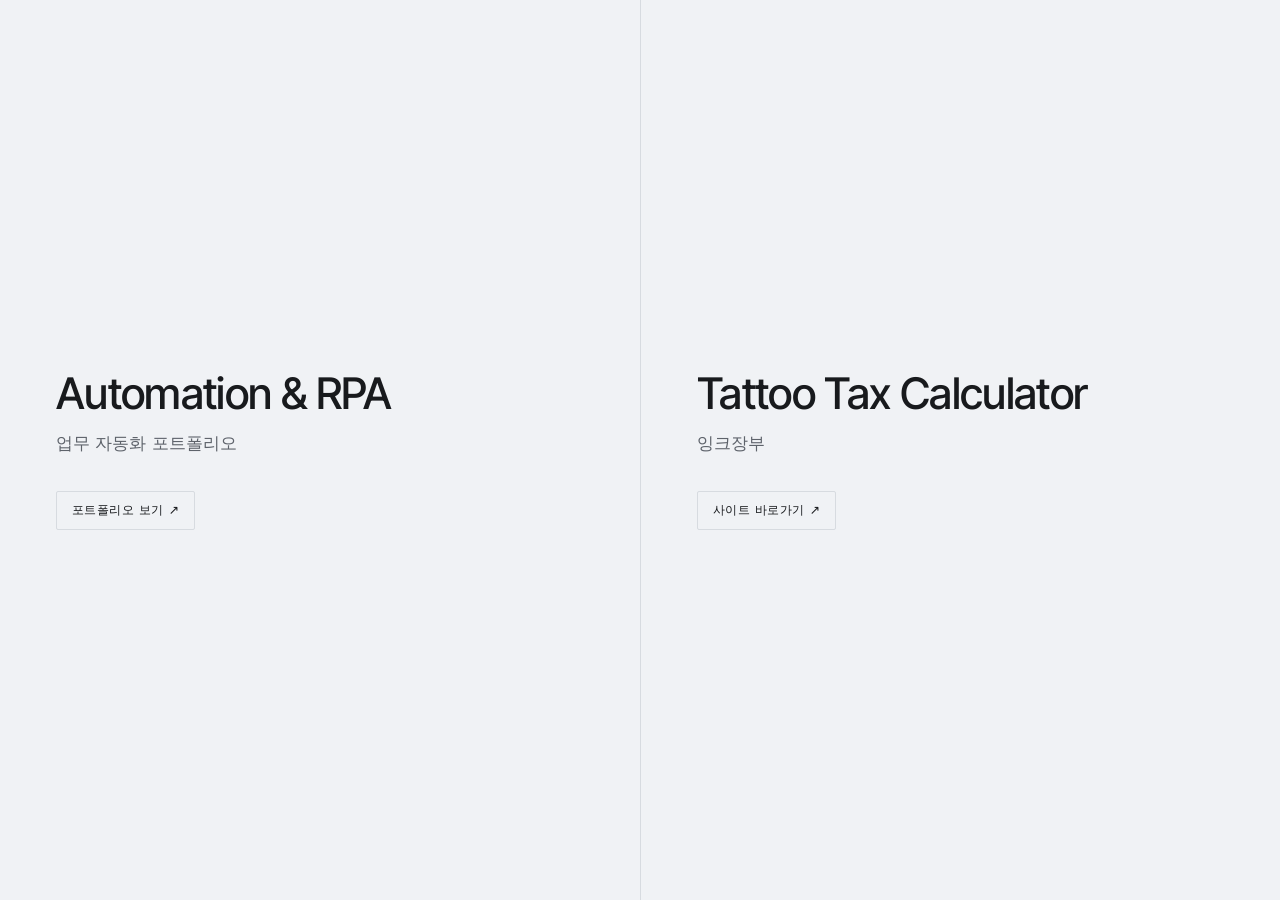
<file: index.html>
<!DOCTYPE html>
<html lang="ko">
<head>
<meta charset="utf-8">
<meta name="viewport" content="width=device-width, initial-scale=1">
<title>JIHYUN CHUN - Portfolio</title>
<meta name="description" content="천지현 — 업무 자동화(RPA) 포트폴리오와 타투 세금 계산 서비스 잉크장부.">
<link rel="stylesheet" href="assets/inter-tight.css">
<style>

  :root {
    --bg: #F0F2F5;
    --surface: #E7EAEE;
    --ink: #181A1D;
    --ink-soft: #3A3E44;
    --muted: #5E636B;
    --faint: #8A9099;
    --line: #D7DBE0;
    --line-soft: #E3E6EA;
    --maxw: 1080px;
    --display: "Inter Tight", system-ui, "Segoe UI", sans-serif;
    --sans: "Noto Sans KR", "Noto Sans", "Apple SD Gothic Neo", "Malgun Gothic", system-ui, sans-serif;
  }
  @media (prefers-color-scheme: dark) {
    :root {
      --bg: #121417; --surface: #1A1D21; --ink: #E8EBEF; --ink-soft: #C9CDD3;
      --muted: #969CA4; --faint: #6A7079; --line: #282C32; --line-soft: #222529;
    }
  }
  :root[data-theme="light"] {
    --bg: #F0F2F5; --surface: #E7EAEE; --ink: #181A1D; --ink-soft: #3A3E44;
    --muted: #5E636B; --faint: #8A9099; --line: #D7DBE0; --line-soft: #E3E6EA;
  }
  :root[data-theme="dark"] {
    --bg: #121417; --surface: #1A1D21; --ink: #E8EBEF; --ink-soft: #C9CDD3;
    --muted: #969CA4; --faint: #6A7079; --line: #282C32; --line-soft: #222529;
  }

  * { box-sizing: border-box; }
  body {
    margin: 0; background: var(--bg); color: var(--ink);
    font-family: var(--sans); line-height: 1.62; -webkit-font-smoothing: antialiased;
    text-rendering: optimizeLegibility;
    word-break: keep-all; overflow-wrap: break-word;
  }
  .sr-only {
    position: absolute; width: 1px; height: 1px; padding: 0; margin: -1px;
    overflow: hidden; clip: rect(0 0 0 0); white-space: nowrap; border: 0;
  }

  .split { min-height: 100vh; display: grid; grid-template-columns: 1fr 1fr; }

  .pick {
    display: flex; flex-direction: column; justify-content: center;
    padding: 80px 56px; text-decoration: none; color: inherit;
    transition: background-color 0.25s;
  }
  .pick + .pick { border-left: 1px solid var(--line); }
  .pick:hover { background: var(--surface); }
  .pick:focus-visible { outline: 2px solid var(--ink); outline-offset: -4px; }

  .pick .t {
    font-family: var(--display); font-weight: 500;
    font-size: clamp(1.9rem, 3.4vw, 2.9rem); line-height: 1.1; letter-spacing: -0.015em;
    margin: 0; color: var(--ink);
  }
  .pick .ko { font-size: 1.05rem; color: var(--muted); margin: 12px 0 0; font-weight: 500; }
  .pick .cta {
    margin-top: 34px; align-self: flex-start;
    font-size: 0.78rem; letter-spacing: 0.04em; color: var(--ink);
    border: 1px solid var(--line); border-radius: 2px; padding: 8px 15px; white-space: nowrap;
    transition: border-color 0.2s;
  }
  .pick:hover .cta { border-color: var(--ink); }

  @media (max-width: 760px) {
    .split { grid-template-columns: 1fr; }
    .pick { padding: 72px 28px; }
    .pick + .pick { border-left: 0; border-top: 1px solid var(--line); }
  }
</style>
</head>
<body>

<h1 class="sr-only">천지현 포트폴리오</h1>

<main class="split">

  <a class="pick" href="rpa.html">
    <h2 class="t">Automation &amp; RPA</h2>
    <p class="ko">업무 자동화 포트폴리오</p>
    <span class="cta">포트폴리오 보기 ↗</span>
  </a>

  <a class="pick" href="tattoo/">
    <h2 class="t">Tattoo Tax Calculator</h2>
    <p class="ko">잉크장부</p>
    <span class="cta">사이트 바로가기 ↗</span>
  </a>

</main>

</body>
</html>
</file>
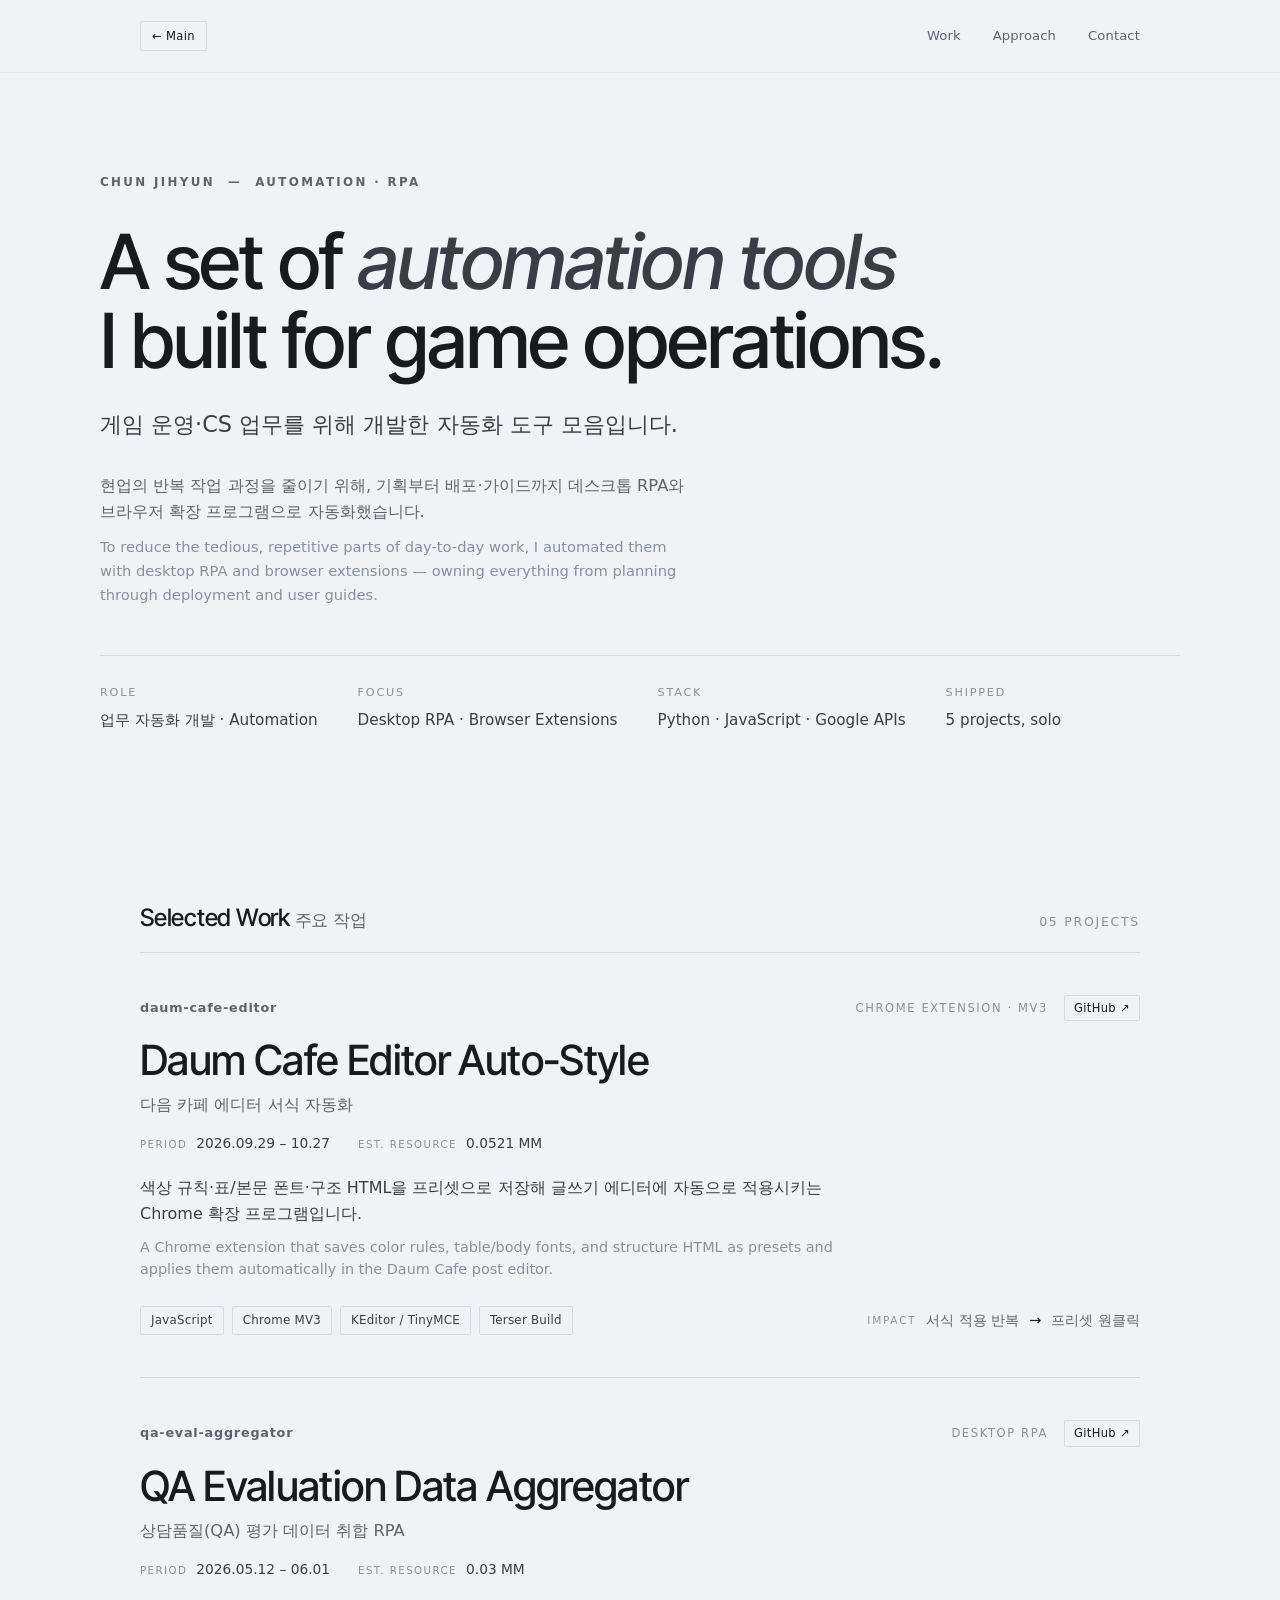
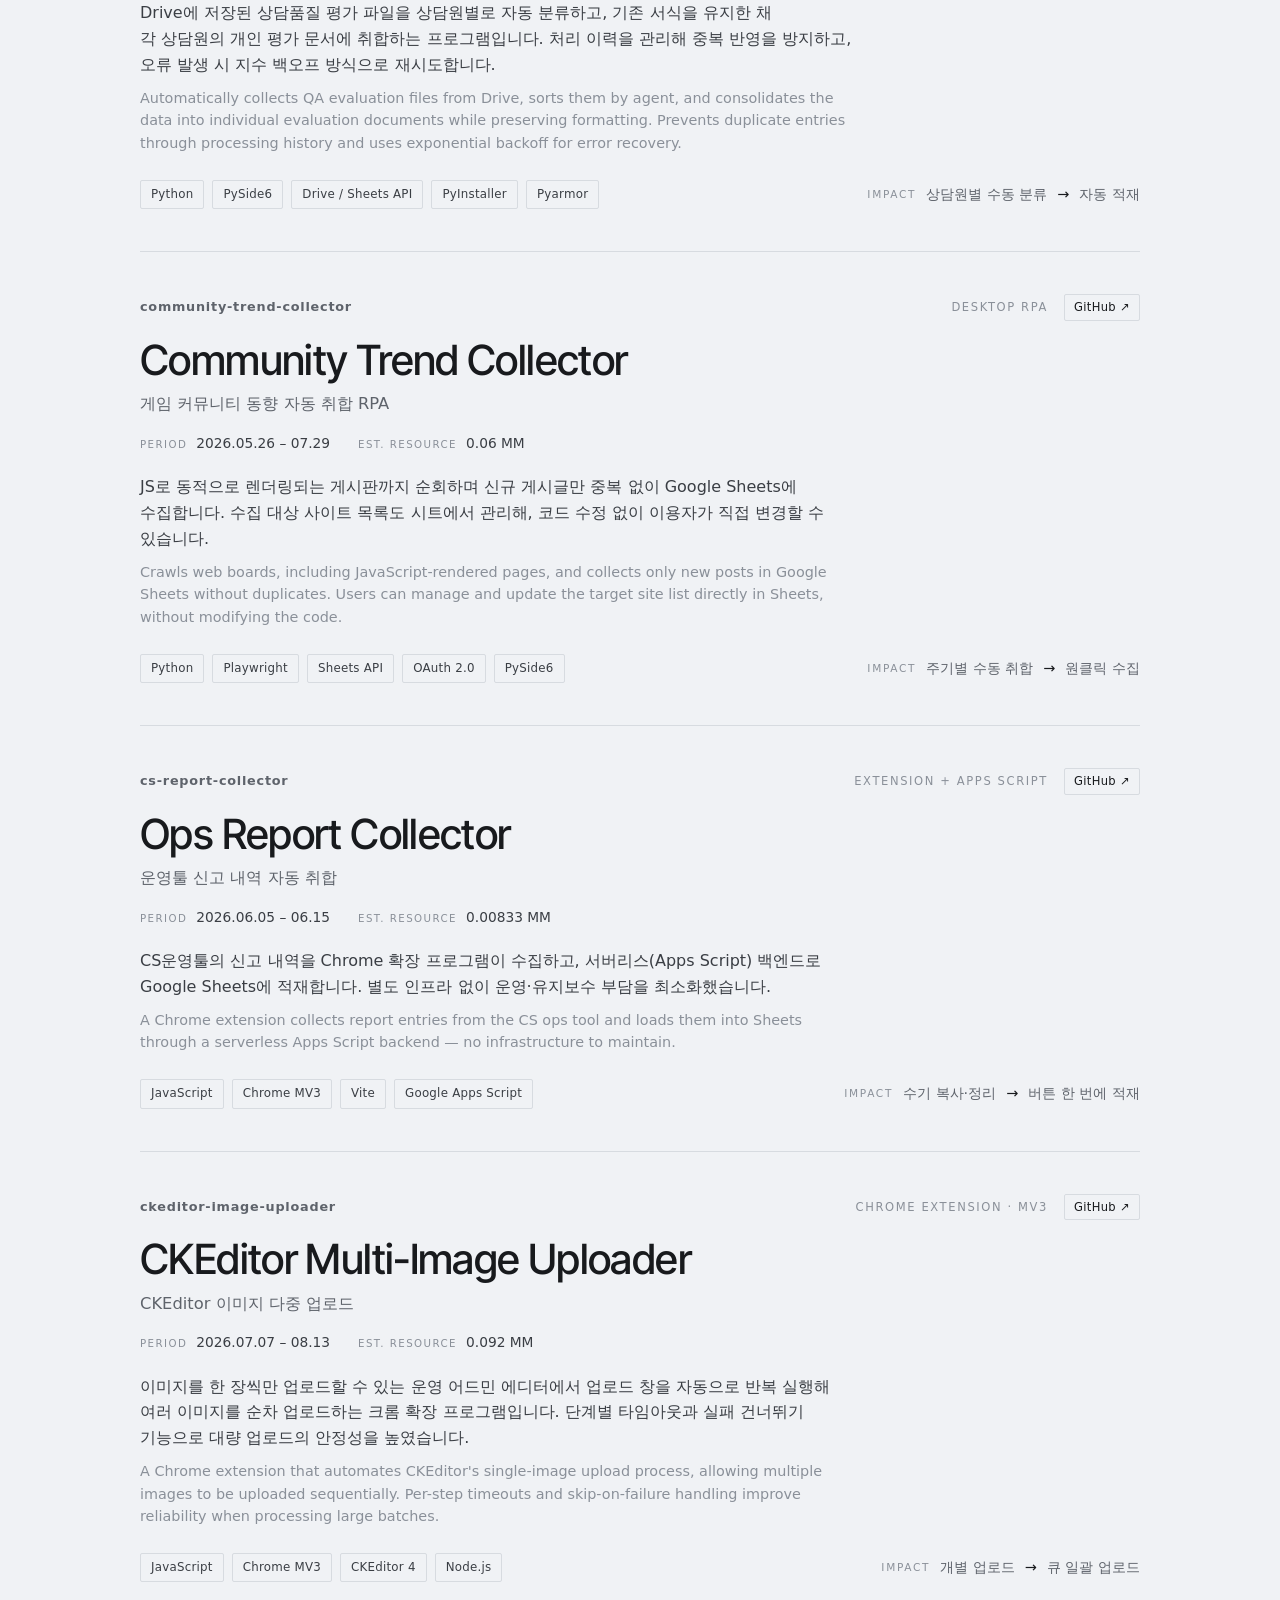
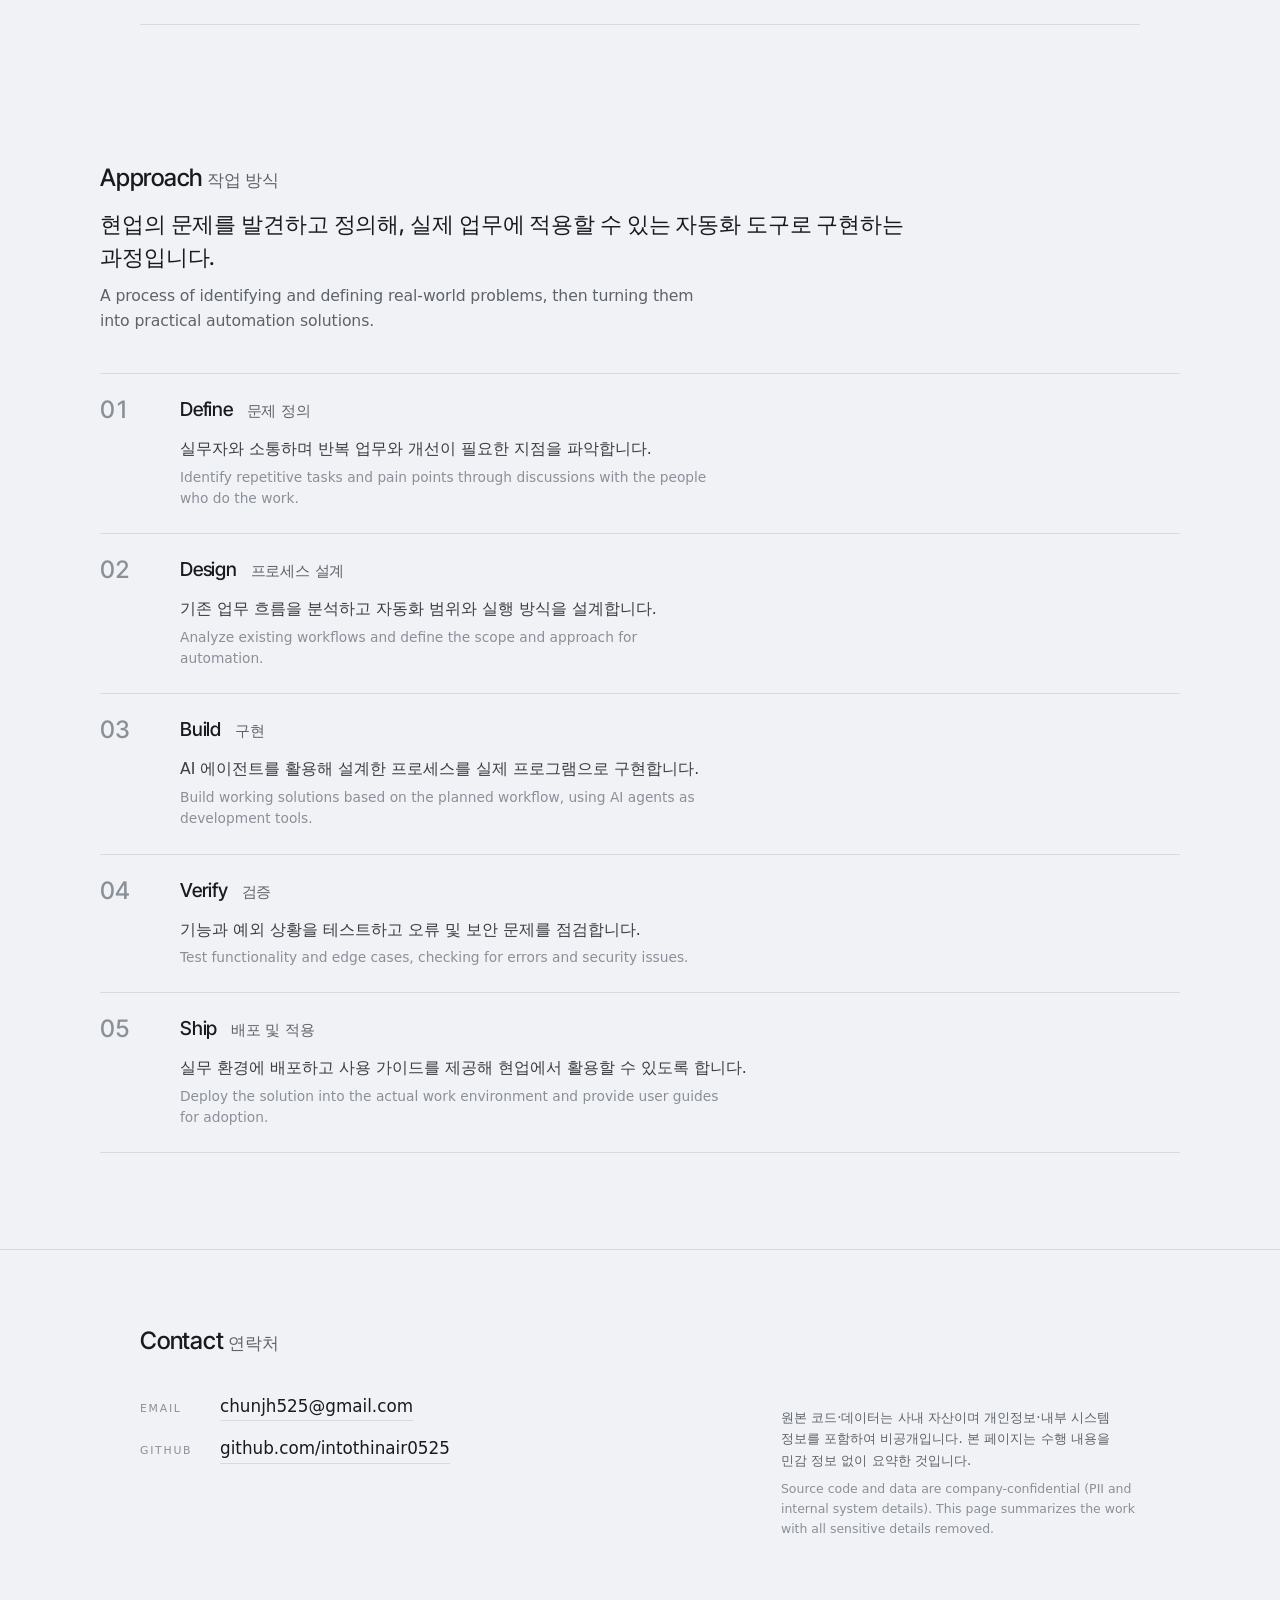
<file: rpa.html>
<!DOCTYPE html>
<html lang="ko">
<head>
<meta charset="utf-8">
<meta name="viewport" content="width=device-width, initial-scale=1">
<title>JIHYUN CHUN - RPA Portfolio</title>
<link rel="stylesheet" href="assets/inter-tight.css">
<style>

  :root {
    --bg: #F0F2F5;
    --surface: #E7EAEE;
    --ink: #181A1D;
    --ink-soft: #3A3E44;
    --muted: #5E636B;
    --faint: #8A9099;
    --line: #D7DBE0;
    --line-soft: #E3E6EA;
    --maxw: 1080px;
    --display: "Inter Tight", system-ui, "Segoe UI", sans-serif;
    --sans: "Noto Sans KR", "Noto Sans", "Apple SD Gothic Neo", "Malgun Gothic", system-ui, sans-serif;
  }
  @media (prefers-color-scheme: dark) {
    :root {
      --bg: #121417; --surface: #1A1D21; --ink: #E8EBEF; --ink-soft: #C9CDD3;
      --muted: #969CA4; --faint: #6A7079; --line: #282C32; --line-soft: #222529;
    }
  }
  :root[data-theme="light"] {
    --bg: #F0F2F5; --surface: #E7EAEE; --ink: #181A1D; --ink-soft: #3A3E44;
    --muted: #5E636B; --faint: #8A9099; --line: #D7DBE0; --line-soft: #E3E6EA;
  }
  :root[data-theme="dark"] {
    --bg: #121417; --surface: #1A1D21; --ink: #E8EBEF; --ink-soft: #C9CDD3;
    --muted: #969CA4; --faint: #6A7079; --line: #282C32; --line-soft: #222529;
  }

  * { box-sizing: border-box; }
  body {
    margin: 0; background: var(--bg); color: var(--ink);
    font-family: var(--sans); line-height: 1.62; -webkit-font-smoothing: antialiased;
    text-rendering: optimizeLegibility;
    word-break: keep-all; overflow-wrap: break-word;
  }
  .wrap { max-width: var(--maxw); margin: 0 auto; padding: 0 40px; }
  @media (max-width: 640px) { .wrap { padding: 0 24px; } }

  .eyebrow {
    font-size: 0.74rem; text-transform: uppercase; letter-spacing: 0.2em;
    color: var(--muted); font-weight: 600;
  }

  /* ---------- header ---------- */
  .topbar { position: sticky; top: 0; z-index: 20;
    background: color-mix(in srgb, var(--bg) 88%, transparent); backdrop-filter: blur(6px);
    border-bottom: 1px solid var(--line-soft); }
  .topbar .wrap { display: flex; align-items: center; justify-content: space-between; gap: 20px; height: 72px; }
  .brand { font-family: var(--display); font-size: 1.3rem; letter-spacing: 0.01em; font-weight: 500; }
  .topnav { display: flex; gap: 32px; }
  .topnav a {
    font-size: 0.82rem; color: var(--muted); text-decoration: none; position: relative;
    letter-spacing: 0.01em; transition: color 0.2s;
  }
  .topnav a::after { content: ""; position: absolute; left: 0; bottom: -4px; width: 0; height: 1px;
    background: var(--ink); transition: width 0.25s ease; }
  .topnav a:hover { color: var(--ink); }
  .topnav a:hover::after { width: 100%; }
  @media (max-width: 680px) { .topnav { display: none; } }

  /* ---------- hero ---------- */
  .hero { padding: 100px 0 80px; }
  .hero .eyebrow { display: block; margin-bottom: 30px; }
  .hero h1 {
    font-family: var(--display); font-weight: 500;
    font-size: clamp(2.5rem, 6.2vw, 4.75rem); line-height: 1.04; letter-spacing: -0.02em;
    margin: 0; text-wrap: balance; max-width: 20ch; color: var(--ink);
  }
  .hero h1 em { font-style: italic; color: var(--ink-soft); }
  .nw { white-space: nowrap; }
  .hero .ko-lead {
    font-size: clamp(1.1rem, 2.3vw, 1.4rem); color: var(--ink-soft); font-weight: 500;
    margin: 26px 0 0;
  }
  .hero .desc { color: var(--muted); font-size: 1.02rem; max-width: 58ch; margin: 30px 0 0; }
  .hero .desc .en { display: block; color: var(--faint); font-size: 0.92rem; margin-top: 10px; }

  .meta-row {
    display: flex; flex-wrap: wrap; gap: 14px 40px; margin-top: 48px;
    padding-top: 28px; border-top: 1px solid var(--line);
  }
  .meta-row .item .k { display: block; font-size: 0.7rem; text-transform: uppercase; letter-spacing: 0.16em; color: var(--faint); margin-bottom: 5px; }
  .meta-row .item .v { font-size: 0.95rem; color: var(--ink-soft); }

  /* ---------- section head ---------- */
  .sec-head { display: flex; align-items: baseline; justify-content: space-between;
    padding: 86px 0 14px; }
  .sec-head h2 { font-family: var(--display); font-weight: 500; font-size: 1.5rem; margin: 0; letter-spacing: -0.01em; }
  .sec-head .ko { color: var(--muted); font-weight: 400; font-size: 1.05rem; font-family: var(--sans); }
  .sec-head .tally { font-size: 0.78rem; letter-spacing: 0.14em; text-transform: uppercase; color: var(--faint); }

  /* ---------- project list ---------- */
  .work { list-style: none; margin: 0; padding: 0; border-top: 1px solid var(--line); }
  .proj { padding: 42px 0; border-bottom: 1px solid var(--line); }
  .proj-top { display: flex; align-items: center; gap: 16px; margin-bottom: 16px; }
  .proj-top .idx {
    font-size: 0.8rem; letter-spacing: 0.06em; color: var(--muted); font-weight: 600;
    font-variant-numeric: tabular-nums;
  }
  .proj-top .ptype {
    margin-left: auto; font-size: 0.72rem; text-transform: uppercase; letter-spacing: 0.14em;
    color: var(--faint);
  }
  .repo-link, .home {
    font-size: 0.72rem; letter-spacing: 0.03em; color: var(--ink); text-decoration: none;
    border: 1px solid var(--line); border-radius: 2px; padding: 3px 9px; white-space: nowrap;
    transition: border-color 0.2s, color 0.2s;
  }
  .repo-link:hover, .home:hover { border-color: var(--ink); }
  .repo-link:focus-visible { outline: 2px solid var(--ink); outline-offset: 2px; }
  .home { padding: 5px 11px; }
  .proj .ptitle {
    font-family: var(--display); font-weight: 500; letter-spacing: -0.015em; line-height: 1.12;
    font-size: clamp(1.7rem, 3.6vw, 2.6rem); margin: 0; color: var(--ink);
  }
  .proj .pko { font-size: 1.02rem; color: var(--muted); margin: 8px 0 0; font-weight: 500; }
  .proj .pdesc { color: var(--ink-soft); font-size: 1rem; max-width: 70ch; margin: 20px 0 0; }
  .proj .pdesc .en { display: block; color: var(--faint); font-size: 0.9rem; margin-top: 9px; line-height: 1.55; }
  .proj-stats { display: flex; flex-wrap: wrap; gap: 6px 28px; margin-top: 14px; }
  .proj-stats > div { font-size: 0.86rem; color: var(--ink-soft); font-variant-numeric: tabular-nums; }
  .proj-stats .k { font-size: 0.64rem; text-transform: uppercase; letter-spacing: 0.14em;
    color: var(--faint); margin-right: 9px; }

  .proj-foot { display: flex; flex-wrap: wrap; align-items: center; gap: 20px 32px; margin-top: 26px; }
  .stack { list-style: none; margin: 0; padding: 0; display: flex; flex-wrap: wrap; gap: 8px; }
  .stack li {
    font-size: 0.74rem; letter-spacing: 0.02em; color: var(--ink-soft);
    border: 1px solid var(--line); border-radius: 2px; padding: 4px 10px; background: transparent;
  }
  .impact { margin: 0; margin-left: auto; font-size: 0.9rem; color: var(--muted); display: flex; align-items: center; gap: 10px; }
  .impact .ilabel { font-size: 0.66rem; text-transform: uppercase; letter-spacing: 0.16em; color: var(--faint); }
  .impact .arrow { color: var(--ink); }
  @media (max-width: 720px) { .impact { margin-left: 0; width: 100%; } }

  /* ---------- approach ---------- */
  .approach { padding: 48px 0 0; }
  .approach .big {
    font-family: var(--display); font-weight: 500; font-size: clamp(1.1rem, 2vw, 1.35rem);
    line-height: 1.5; letter-spacing: -0.005em; max-width: 66ch; margin: 0; color: var(--ink);
  }
  .approach .en { display: block; font-family: var(--sans); font-size: 0.98rem; color: var(--muted);
    max-width: 62ch; margin-top: 10px; line-height: 1.6; }

  /* ---------- approach steps ---------- */
  .steps { list-style: none; margin: 40px 0 0; padding: 0; border-top: 1px solid var(--line); }
  .steps li { display: grid; grid-template-columns: 56px 1fr; gap: 0 24px; align-items: start;
    padding: 24px 0; border-bottom: 1px solid var(--line); }
  .steps .num { font-family: var(--display); font-size: 1.5rem; font-weight: 500; line-height: 1;
    color: var(--faint); font-variant-numeric: tabular-nums; letter-spacing: -0.01em; }
  .steps .step-title { font-family: var(--display); font-weight: 500; font-size: 1.2rem;
    letter-spacing: -0.01em; margin: 0; line-height: 1.2; color: var(--ink); }
  .steps .step-title .ko { color: var(--muted); font-weight: 400; font-size: 0.95rem;
    margin-left: 10px; font-family: var(--sans); }
  .steps .step-desc { margin: 15px 0 0; color: var(--ink-soft); font-size: 0.98rem; max-width: 64ch; }
  .steps .step-desc .en { display: block; color: var(--faint); font-size: 0.86rem;
    margin-top: 5px; line-height: 1.55; }
  @media (max-width: 520px) {
    .steps li { grid-template-columns: 38px 1fr; gap: 0 16px; }
    .steps .num { font-size: 1.2rem; }
  }

  /* ---------- footer ---------- */
  footer { margin-top: 96px; border-top: 1px solid var(--line); padding: 72px 0 80px; }
  footer .lead { font-family: var(--display); font-weight: 500; font-size: clamp(1.8rem, 4.5vw, 3rem);
    letter-spacing: -0.015em; margin: 0 0 40px; color: var(--ink); line-height: 1.1; }
  footer .grid { display: flex; flex-wrap: wrap; justify-content: space-between; gap: 32px; align-items: flex-start; }
  footer .links { display: flex; flex-direction: column; gap: 14px; }
  footer .links a { color: var(--ink); text-decoration: none; font-size: 1.05rem; display: inline-flex; align-items: baseline; gap: 14px; }
  footer .links a .k { font-size: 0.68rem; text-transform: uppercase; letter-spacing: 0.16em; color: var(--faint); min-width: 66px; }
  footer .links a .v { border-bottom: 1px solid var(--line); transition: border-color 0.2s; }
  footer .links a:hover .v { border-color: var(--ink); }
  footer .note { max-width: 42ch; color: var(--muted); font-size: 0.84rem; }
  footer .note .en { display: block; color: var(--faint); font-size: 0.78rem; margin-top: 7px; }

  a:focus-visible { outline: 2px solid var(--ink); outline-offset: 3px; }
</style>
</head>
<body>

<header class="topbar">
  <div class="wrap">
    <a class="home" href="index.html">← Main</a>
    <nav class="topnav">
      <a href="#work">Work</a>
      <a href="#approach">Approach</a>
      <a href="#contact">Contact</a>
    </nav>
  </div>
</header>

<main>
  <section class="hero wrap" id="top">
    <span class="eyebrow">Chun Jihyun &nbsp;—&nbsp; Automation · RPA</span>
    <h1><span class="nw">A set of <em>automation tools</em></span> <span class="nw">I built for game operations.</span></h1>
    <p class="ko-lead">게임 운영·CS 업무를 위해 개발한 자동화 도구 모음입니다.</p>
    <p class="desc">
      현업의 반복 작업 과정을 줄이기 위해, 기획부터 배포·가이드까지 데스크톱 RPA와 브라우저 확장 프로그램으로 자동화했습니다.
      <span class="en">To reduce the tedious, repetitive parts of day-to-day work, I automated them with desktop RPA and browser extensions — owning everything from planning through deployment and user guides.</span>
    </p>

    <div class="meta-row">
      <div class="item"><span class="k">Role</span><span class="v">업무 자동화 개발 · Automation</span></div>
      <div class="item"><span class="k">Focus</span><span class="v">Desktop RPA · Browser Extensions</span></div>
      <div class="item"><span class="k">Stack</span><span class="v">Python · JavaScript · Google APIs</span></div>
      <div class="item"><span class="k">Shipped</span><span class="v">5 projects, solo</span></div>
    </div>
  </section>

  <section class="wrap" id="work">
    <div class="sec-head">
      <h2>Selected Work <span class="ko">주요 작업</span></h2>
      <span class="tally">05 Projects</span>
    </div>

    <ol class="work">

      <li class="proj">
        <div class="proj-top"><span class="idx">daum-cafe-editor</span><span class="ptype">Chrome Extension · MV3</span><a class="repo-link" href="https://github.com/intothinair0525/PF/tree/main/case-studies" target="_blank" rel="noopener">GitHub ↗</a></div>
        <h3 class="ptitle">Daum Cafe Editor Auto-Style</h3>
        <p class="pko">다음 카페 에디터 서식 자동화</p>
        <div class="proj-stats">
          <div><span class="k">Period</span>2026.09.29 – 10.27</div>
          <div><span class="k">Est. resource</span>0.0521 MM</div>
        </div>
        <p class="pdesc">
          색상 규칙·표/본문 폰트·구조 HTML을 프리셋으로 저장해 글쓰기 에디터에 자동으로 적용시키는 Chrome 확장 프로그램입니다.
          <span class="en">A Chrome extension that saves color rules, table/body fonts, and structure HTML as presets and applies them automatically in the Daum Cafe post editor.</span>
        </p>
        <div class="proj-foot">
          <ul class="stack"><li>JavaScript</li><li>Chrome MV3</li><li>KEditor / TinyMCE</li><li>Terser Build</li></ul>
          <p class="impact"><span class="ilabel">Impact</span> 서식 적용 반복 <span class="arrow">→</span> 프리셋 원클릭</p>
        </div>
      </li>

      <li class="proj">
        <div class="proj-top"><span class="idx">qa-eval-aggregator</span><span class="ptype">Desktop RPA</span><a class="repo-link" href="https://github.com/intothinair0525/PF/blob/main/case-studies/qa-data-automation.md" target="_blank" rel="noopener">GitHub ↗</a></div>
        <h3 class="ptitle">QA Evaluation Data Aggregator</h3>
        <p class="pko">상담품질(QA) 평가 데이터 취합 RPA</p>
        <div class="proj-stats">
          <div><span class="k">Period</span>2026.05.12 – 06.01</div>
          <div><span class="k">Est. resource</span>0.03 MM</div>
        </div>
        <p class="pdesc">
          Drive에 저장된 상담품질 평가 파일을 상담원별로 자동 분류하고, 기존 서식을 유지한 채 <span class="nw">각 상담원의 개인 평가 문서에 취합하는</span> 프로그램입니다. 처리 이력을 관리해 중복 반영을 방지하고, 오류 발생 시 지수 백오프 방식으로 재시도합니다.
          <span class="en">Automatically collects QA evaluation files from Drive, sorts them by agent, and consolidates the data into individual evaluation documents while preserving formatting. Prevents duplicate entries through processing history and uses exponential backoff for error recovery.</span>
        </p>
        <div class="proj-foot">
          <ul class="stack"><li>Python</li><li>PySide6</li><li>Drive / Sheets API</li><li>PyInstaller</li><li>Pyarmor</li></ul>
          <p class="impact"><span class="ilabel">Impact</span> 상담원별 수동 분류 <span class="arrow">→</span> 자동 적재</p>
        </div>
      </li>

      <li class="proj">
        <div class="proj-top"><span class="idx">community-trend-collector</span><span class="ptype">Desktop RPA</span><a class="repo-link" href="https://github.com/intothinair0525/PF/blob/main/case-studies/community-trend-collector.md" target="_blank" rel="noopener">GitHub ↗</a></div>
        <h3 class="ptitle">Community Trend Collector</h3>
        <p class="pko">게임 커뮤니티 동향 자동 취합 RPA</p>
        <div class="proj-stats">
          <div><span class="k">Period</span>2026.05.26 – 07.29</div>
          <div><span class="k">Est. resource</span>0.06 MM</div>
        </div>
        <p class="pdesc">
          JS로 동적으로 렌더링되는 게시판까지 순회하며 신규 게시글만 중복 없이 Google Sheets에 수집합니다. 수집 대상 사이트 목록도 시트에서 관리해, 코드 수정 없이 이용자가 직접 변경할 수 있습니다.
          <span class="en">Crawls web boards, including JavaScript-rendered pages, and collects only new posts in Google Sheets without duplicates. Users can manage and update the target site list directly in Sheets, without modifying the code.</span>
        </p>
        <div class="proj-foot">
          <ul class="stack"><li>Python</li><li>Playwright</li><li>Sheets API</li><li>OAuth 2.0</li><li>PySide6</li></ul>
          <p class="impact"><span class="ilabel">Impact</span> 주기별 수동 취합 <span class="arrow">→</span> 원클릭 수집</p>
        </div>
      </li>

      <li class="proj">
        <div class="proj-top"><span class="idx">cs-report-collector</span><span class="ptype">Extension + Apps Script</span><a class="repo-link" href="https://github.com/intothinair0525/PF/blob/main/case-studies/report-collector-extension.md" target="_blank" rel="noopener">GitHub ↗</a></div>
        <h3 class="ptitle">Ops Report Collector</h3>
        <p class="pko">운영툴 신고 내역 자동 취합</p>
        <div class="proj-stats">
          <div><span class="k">Period</span>2026.06.05 – 06.15</div>
          <div><span class="k">Est. resource</span>0.00833 MM</div>
        </div>
        <p class="pdesc">
          CS운영툴의 신고 내역을 Chrome 확장 프로그램이 수집하고, 서버리스(Apps Script) 백엔드로 Google Sheets에 적재합니다. 별도 인프라 없이 운영·유지보수 부담을 최소화했습니다.
          <span class="en">A Chrome extension collects report entries from the CS ops tool and loads them into Sheets through a serverless Apps Script backend — no infrastructure to maintain.</span>
        </p>
        <div class="proj-foot">
          <ul class="stack"><li>JavaScript</li><li>Chrome MV3</li><li>Vite</li><li>Google Apps Script</li></ul>
          <p class="impact"><span class="ilabel">Impact</span> 수기 복사·정리 <span class="arrow">→</span> 버튼 한 번에 적재</p>
        </div>
      </li>

      <li class="proj">
        <div class="proj-top"><span class="idx">ckeditor-image-uploader</span><span class="ptype">Chrome Extension · MV3</span><a class="repo-link" href="https://github.com/intothinair0525/PF/blob/main/case-studies/ckeditor-image-uploader.md" target="_blank" rel="noopener">GitHub ↗</a></div>
        <h3 class="ptitle">CKEditor Multi-Image Uploader</h3>
        <p class="pko">CKEditor 이미지 다중 업로드</p>
        <div class="proj-stats">
          <div><span class="k">Period</span>2026.07.07 – 08.13</div>
          <div><span class="k">Est. resource</span>0.092 MM</div>
        </div>
        <p class="pdesc">
          이미지를 한 장씩만 업로드할 수 있는 운영 어드민 에디터에서 업로드 창을 자동으로 반복 실행해 여러 이미지를 순차 업로드하는 크롬 확장 프로그램입니다. 단계별 타임아웃과 실패 건너뛰기 기능으로 대량 업로드의 안정성을 높였습니다.
          <span class="en">A Chrome extension that automates CKEditor's single-image upload process, allowing multiple images to be uploaded sequentially. Per-step timeouts and skip-on-failure handling improve reliability when processing large batches.</span>
        </p>
        <div class="proj-foot">
          <ul class="stack"><li>JavaScript</li><li>Chrome MV3</li><li>CKEditor 4</li><li>Node.js</li></ul>
          <p class="impact"><span class="ilabel">Impact</span> 개별 업로드 <span class="arrow">→</span> 큐 일괄 업로드</p>
        </div>
      </li>

    </ol>
  </section>

  <section class="wrap approach" id="approach">
    <div class="sec-head" style="padding-bottom:10px">
      <h2>Approach <span class="ko">작업 방식</span></h2>
    </div>
    <p class="big">
      현업의 문제를 발견하고 정의해, 실제 업무에 적용할 수 있는 자동화 도구로 구현하는 과정입니다.
      <span class="en">A process of identifying and defining real-world problems, then turning them into practical automation solutions.</span>
    </p>

    <ol class="steps">
      <li>
        <span class="num">01</span>
        <div>
          <h3 class="step-title">Define <span class="ko">문제 정의</span></h3>
          <p class="step-desc">실무자와 소통하며 반복 업무와 개선이 필요한 지점을 파악합니다.
            <span class="en">Identify repetitive tasks and pain points through discussions with the people who do the work.</span>
          </p>
        </div>
      </li>
      <li>
        <span class="num">02</span>
        <div>
          <h3 class="step-title">Design <span class="ko">프로세스 설계</span></h3>
          <p class="step-desc">기존 업무 흐름을 분석하고 자동화 범위와 실행 방식을 설계합니다.
            <span class="en">Analyze existing workflows and define the scope and approach for automation.</span>
          </p>
        </div>
      </li>
      <li>
        <span class="num">03</span>
        <div>
          <h3 class="step-title">Build <span class="ko">구현</span></h3>
          <p class="step-desc">AI 에이전트를 활용해 설계한 프로세스를 실제 프로그램으로 구현합니다.
            <span class="en">Build working solutions based on the planned workflow, using AI agents as development tools.</span>
          </p>
        </div>
      </li>
      <li>
        <span class="num">04</span>
        <div>
          <h3 class="step-title">Verify <span class="ko">검증</span></h3>
          <p class="step-desc">기능과 예외 상황을 테스트하고 오류 및 보안 문제를 점검합니다.
            <span class="en">Test functionality and edge cases, checking for errors and security issues.</span>
          </p>
        </div>
      </li>
      <li>
        <span class="num">05</span>
        <div>
          <h3 class="step-title">Ship <span class="ko">배포 및 적용</span></h3>
          <p class="step-desc">실무 환경에 배포하고 사용 가이드를 제공해 현업에서 활용할 수 있도록 합니다.
            <span class="en">Deploy the solution into the actual work environment and provide user guides for adoption.</span>
          </p>
        </div>
      </li>
    </ol>
  </section>
</main>

<footer id="contact">
  <div class="wrap">
    <div class="sec-head" style="padding: 0 0 32px;">
      <h2>Contact <span class="ko">연락처</span></h2>
    </div>
    <div class="grid">
      <div class="links">
        <a href="mailto:chunjh525@gmail.com"><span class="k">Email</span><span class="v">chunjh525@gmail.com</span></a>
        <a href="https://github.com/intothinair0525"><span class="k">GitHub</span><span class="v">github.com/intothinair0525</span></a>
      </div>
      <p class="note">
        원본 코드·데이터는 사내 자산이며 개인정보·내부 시스템 정보를 포함하여 비공개입니다. 본 페이지는 수행 내용을 민감 정보 없이 요약한 것입니다.
        <span class="en">Source code and data are company-confidential (PII and internal system details). This page summarizes the work with all sensitive details removed.</span>
      </p>
    </div>
  </div>
</footer>

<script>
  (function () {
    document.querySelectorAll('a[href^="#"]').forEach(function (a) {
      a.addEventListener("click", function (ev) {
        var t = document.querySelector(a.getAttribute("href"));
        if (t) { ev.preventDefault(); t.scrollIntoView({ behavior: "smooth", block: "start" }); }
      });
    });
  })();
</script>
</body>
</html>
</file>
<file: assets/inter-tight.css>
/* Inter Tight - embedded woff2 (latin subset), weights 400/500/600 + italic 500. */
/* Shared by index.html and rpa.html. Do not hand-edit the base64 payloads. */
@font-face{font-family:"Inter Tight";font-style:normal;font-weight:400;font-display:swap;src:url([data-uri]) format("woff2");}
@font-face{font-family:"Inter Tight";font-style:normal;font-weight:500;font-display:swap;src:url([data-uri]) format("woff2");}
@font-face{font-family:"Inter Tight";font-style:normal;font-weight:600;font-display:swap;src:url([data-uri]) format("woff2");}
@font-face{font-family:"Inter Tight";font-style:italic;font-weight:500;font-display:swap;src:url([data-uri]) format("woff2");}
</file>
